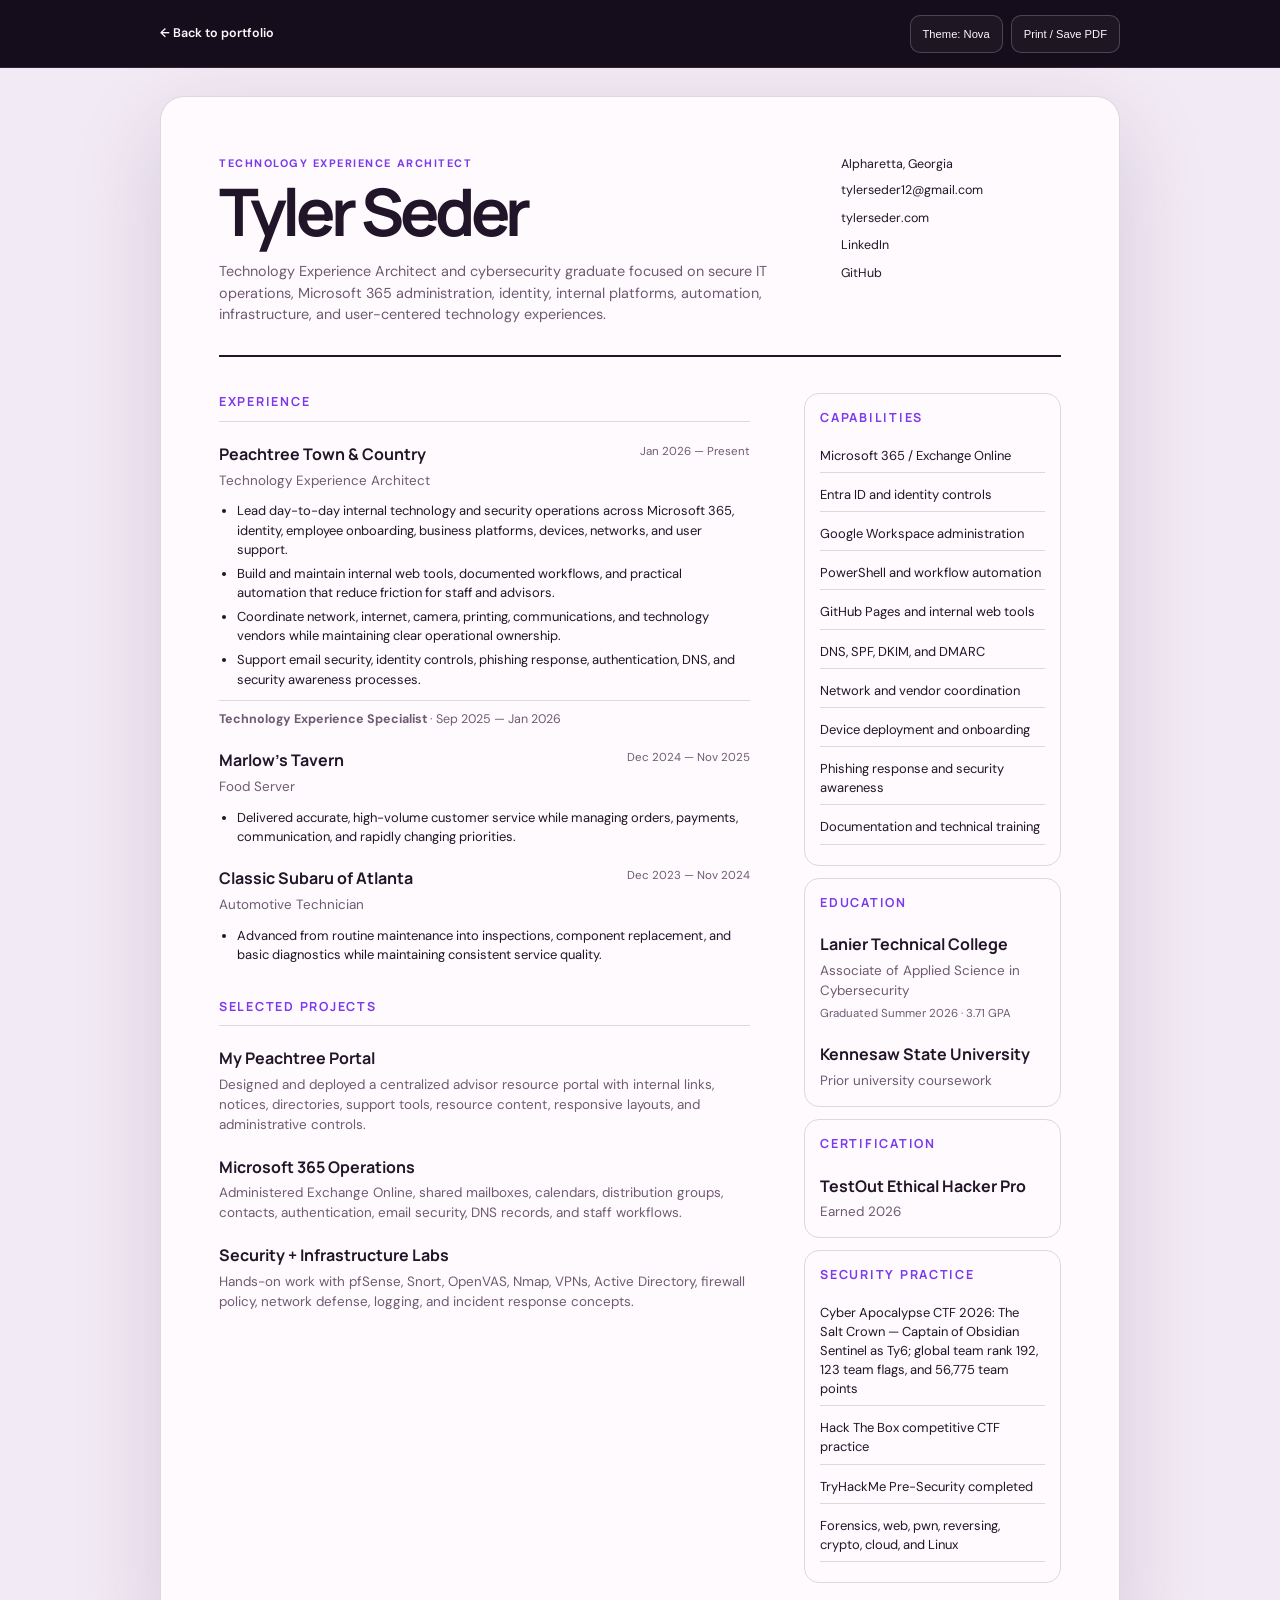
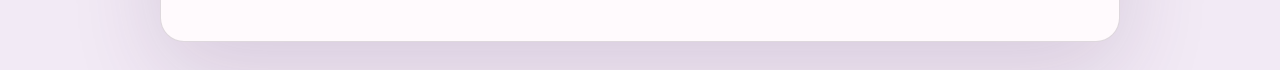
<file: resume.html>
<!doctype html>
<html lang="en" data-theme="nova">
<head>
  <meta charset="utf-8">
  <meta name="viewport" content="width=device-width, initial-scale=1">
  <meta name="theme-color" content="#f6f0f8">
  <meta name="description" content="Résumé for Tyler Seder, Technology Experience Architect.">
  <title>Tyler Seder — Résumé</title>
  <link rel="icon" href="favicon.svg" type="image/svg+xml">
  <link rel="preconnect" href="https://fonts.googleapis.com">
  <link rel="preconnect" href="https://fonts.gstatic.com" crossorigin>
  <link href="https://fonts.googleapis.com/css2?family=DM+Sans:wght@400;500;600&family=Manrope:wght@600;700;800&display=swap" rel="stylesheet">
  <link rel="stylesheet" href="resume.css">
</head>
<body>
  <header class="resume-toolbar">
    <a href="index.html">← Back to portfolio</a>
    <div class="toolbar-actions"><button type="button" data-resume-theme>Theme: Nova</button><button type="button" onclick="window.print()">Print / Save PDF</button></div>
  </header>

  <main class="resume-page">
    <section class="resume-heading">
      <div>
        <p class="eyebrow">Technology Experience Architect</p>
        <h1>Tyler Seder</h1>
        <p class="summary">Technology Experience Architect and cybersecurity graduate focused on secure IT operations, Microsoft 365 administration, identity, internal platforms, automation, infrastructure, and user-centered technology experiences.</p>
      </div>
      <address>
        <span>Alpharetta, Georgia</span>
        <a href="mailto:tylerseder12@gmail.com">tylerseder12@gmail.com</a>
        <a href="https://tylerseder.com">tylerseder.com</a>
        <a href="https://www.linkedin.com/in/tyler-seder-99096a292">LinkedIn</a>
        <a href="https://github.com/tylersed">GitHub</a>
      </address>
    </section>

    <div class="resume-grid">
      <div class="resume-main">
        <section>
          <h2>Experience</h2>
          <article>
            <div class="role-head"><div><h3>Peachtree Town &amp; Country</h3><p>Technology Experience Architect</p></div><span>Jan 2026 — Present</span></div>
            <ul>
              <li>Lead day-to-day internal technology and security operations across Microsoft 365, identity, employee onboarding, business platforms, devices, networks, and user support.</li>
              <li>Build and maintain internal web tools, documented workflows, and practical automation that reduce friction for staff and advisors.</li>
              <li>Coordinate network, internet, camera, printing, communications, and technology vendors while maintaining clear operational ownership.</li>
              <li>Support email security, identity controls, phishing response, authentication, DNS, and security awareness processes.</li>
            </ul>
            <p class="subrole"><strong>Technology Experience Specialist</strong> · Sep 2025 — Jan 2026</p>
          </article>

          <article>
            <div class="role-head"><div><h3>Marlow's Tavern</h3><p>Food Server</p></div><span>Dec 2024 — Nov 2025</span></div>
            <ul><li>Delivered accurate, high-volume customer service while managing orders, payments, communication, and rapidly changing priorities.</li></ul>
          </article>

          <article>
            <div class="role-head"><div><h3>Classic Subaru of Atlanta</h3><p>Automotive Technician</p></div><span>Dec 2023 — Nov 2024</span></div>
            <ul><li>Advanced from routine maintenance into inspections, component replacement, and basic diagnostics while maintaining consistent service quality.</li></ul>
          </article>
        </section>

        <section>
          <h2>Selected Projects</h2>
          <article><h3>My Peachtree Portal</h3><p>Designed and deployed a centralized advisor resource portal with internal links, notices, directories, support tools, resource content, responsive layouts, and administrative controls.</p></article>
          <article><h3>Microsoft 365 Operations</h3><p>Administered Exchange Online, shared mailboxes, calendars, distribution groups, contacts, authentication, email security, DNS records, and staff workflows.</p></article>
          <article><h3>Security + Infrastructure Labs</h3><p>Hands-on work with pfSense, Snort, OpenVAS, Nmap, VPNs, Active Directory, firewall policy, network defense, logging, and incident response concepts.</p></article>
        </section>
      </div>

      <aside class="resume-side">
        <section>
          <h2>Capabilities</h2>
          <ul class="compact">
            <li>Microsoft 365 / Exchange Online</li>
            <li>Entra ID and identity controls</li>
            <li>Google Workspace administration</li>
            <li>PowerShell and workflow automation</li>
            <li>GitHub Pages and internal web tools</li>
            <li>DNS, SPF, DKIM, and DMARC</li>
            <li>Network and vendor coordination</li>
            <li>Device deployment and onboarding</li>
            <li>Phishing response and security awareness</li>
            <li>Documentation and technical training</li>
          </ul>
        </section>

        <section>
          <h2>Education</h2>
          <article><h3>Lanier Technical College</h3><p>Associate of Applied Science in Cybersecurity</p><span>Graduated Summer 2026 · 3.71 GPA</span></article>
          <article><h3>Kennesaw State University</h3><p>Prior university coursework</p></article>
        </section>

        <section>
          <h2>Certification</h2>
          <article><h3>TestOut Ethical Hacker Pro</h3><p>Earned 2026</p></article>
        </section>

        <section>
          <h2>Security Practice</h2>
          <ul class="compact"><li>Cyber Apocalypse CTF 2026: The Salt Crown — Captain of Obsidian Sentinel as Ty6; global team rank 192, 123 team flags, and 56,775 team points</li><li>Hack The Box competitive CTF practice</li><li>TryHackMe Pre-Security completed</li><li>Forensics, web, pwn, reversing, crypto, cloud, and Linux</li></ul>
        </section>
      </aside>
    </div>
  </main>
<script>
(()=>{const themes=['nova','orchid','ember'];const root=document.documentElement;let theme='nova';try{theme=localStorage.getItem('tyler-theme')||theme}catch{}if(!themes.includes(theme))theme='nova';const button=document.querySelector('[data-resume-theme]');const apply=()=>{root.dataset.theme=theme;if(button)button.textContent='Theme: '+theme[0].toUpperCase()+theme.slice(1);try{localStorage.setItem('tyler-theme',theme)}catch{}};apply();button?.addEventListener('click',()=>{theme=themes[(themes.indexOf(theme)+1)%themes.length];apply();});})();
</script>
</body>
</html>
</file>
<file: resume.css>
:root{--font-display:"Manrope",system-ui,sans-serif;--font-body:"DM Sans",system-ui,sans-serif}
html[data-theme="nova"]{--bg:#f2eaf5;--paper:#fffafd;--ink:#211529;--muted:#6e5b73;--accent:#7c3aed;--line:rgba(33,21,41,.15);--toolbar:#160d1c;--toolbar-ink:#fff8fd;--shadow:0 28px 90px rgba(73,35,91,.16)}
html[data-theme="orchid"]{--bg:#140d1b;--paper:#22122c;--ink:#fff5fc;--muted:#c9aac6;--accent:#d946ef;--line:rgba(255,245,252,.15);--toolbar:#0e0913;--toolbar-ink:#fff7fc;--shadow:0 28px 90px rgba(0,0,0,.42)}
html[data-theme="ember"]{--bg:#18110f;--paper:#291a17;--ink:#fff4ef;--muted:#cfb2a8;--accent:#ff5a36;--line:rgba(255,244,239,.15);--toolbar:#100a09;--toolbar-ink:#fff7f3;--shadow:0 28px 90px rgba(0,0,0,.44)}
*{box-sizing:border-box}html{background:var(--bg)}body{margin:0;background:var(--bg);color:var(--ink);font-family:var(--font-body);line-height:1.48;-webkit-font-smoothing:antialiased;transition:background .35s,color .35s}a{color:inherit}.resume-toolbar{position:sticky;top:0;z-index:10;min-height:68px;display:flex;justify-content:space-between;align-items:center;padding:12px max(18px,calc((100vw - 960px)/2));background:var(--toolbar);color:var(--toolbar-ink);border-bottom:1px solid rgba(255,255,255,.1);font-size:.78rem}.resume-toolbar>a{text-decoration:none;font-weight:600}.toolbar-actions{display:flex;gap:8px}.resume-toolbar button{min-height:38px;padding:0 12px;border:1px solid rgba(255,255,255,.2);border-radius:10px;background:rgba(255,255,255,.04);color:inherit;cursor:pointer;font-size:.7rem}.resume-toolbar button:hover{border-color:var(--accent)}.resume-page{width:min(960px,calc(100% - 28px));margin:28px auto;padding:58px;background:var(--paper);border:1px solid var(--line);border-radius:24px;box-shadow:var(--shadow)}.resume-heading{display:grid;grid-template-columns:1fr 220px;gap:50px;padding-bottom:30px;border-bottom:2px solid var(--ink)}.eyebrow{margin:0 0 10px;color:var(--accent);font-weight:700;text-transform:uppercase;letter-spacing:.14em;font-size:.68rem}h1,h2,h3{margin:0;font-family:var(--font-display)}h1{font-size:4.1rem;line-height:.92;letter-spacing:-.065em}.summary{max-width:600px;margin:20px 0 0;color:var(--muted);font-size:.9rem}address{display:flex;flex-direction:column;gap:8px;font-style:normal;font-size:.78rem}address a{text-decoration:none;border-bottom:1px solid transparent}address a:hover{color:var(--accent);border-color:var(--accent)}.resume-grid{display:grid;grid-template-columns:1.55fr .75fr;gap:54px;margin-top:36px}section+section{margin-top:34px}h2{padding-bottom:9px;border-bottom:1px solid var(--line);color:var(--accent);font-size:.78rem;text-transform:uppercase;letter-spacing:.14em}article{margin-top:21px}.role-head{display:flex;justify-content:space-between;gap:18px}.role-head h3,article h3{font-size:1rem}.role-head p,article p{margin:4px 0 0;color:var(--muted);font-size:.84rem}.role-head span,article span{white-space:nowrap;color:var(--muted);font-size:.72rem}ul{margin:11px 0 0;padding-left:18px}li{margin:5px 0;font-size:.81rem}.subrole{margin-top:11px;padding-top:9px;border-top:1px solid var(--line);font-size:.78rem}.compact{padding-left:0;list-style:none}.compact li{padding:7px 0;border-bottom:1px solid var(--line)}.resume-side article span{white-space:normal;display:block;margin-top:5px}.resume-side section{padding:15px;border:1px solid var(--line);border-radius:15px}.resume-side section+section{margin-top:12px}.resume-side section h2{border:0;padding:0}
@media(max-width:720px){.resume-toolbar{align-items:flex-start;gap:12px}.toolbar-actions{flex-wrap:wrap;justify-content:flex-end}.resume-page{padding:28px;border-radius:18px}.resume-heading,.resume-grid{grid-template-columns:1fr;gap:28px}h1{font-size:3.1rem}.role-head{display:grid}.role-head span{white-space:normal}}
@media print{html,body{background:#fff!important;color:#111!important}.resume-toolbar{display:none}.resume-page{width:100%;margin:0;padding:0;border:0;border-radius:0;box-shadow:none;background:#fff!important;color:#111!important}.summary,.role-head p,article p,.role-head span,article span{color:#555!important}.resume-side section{border-color:#ddd}@page{size:letter;margin:.45in}}
</file>
